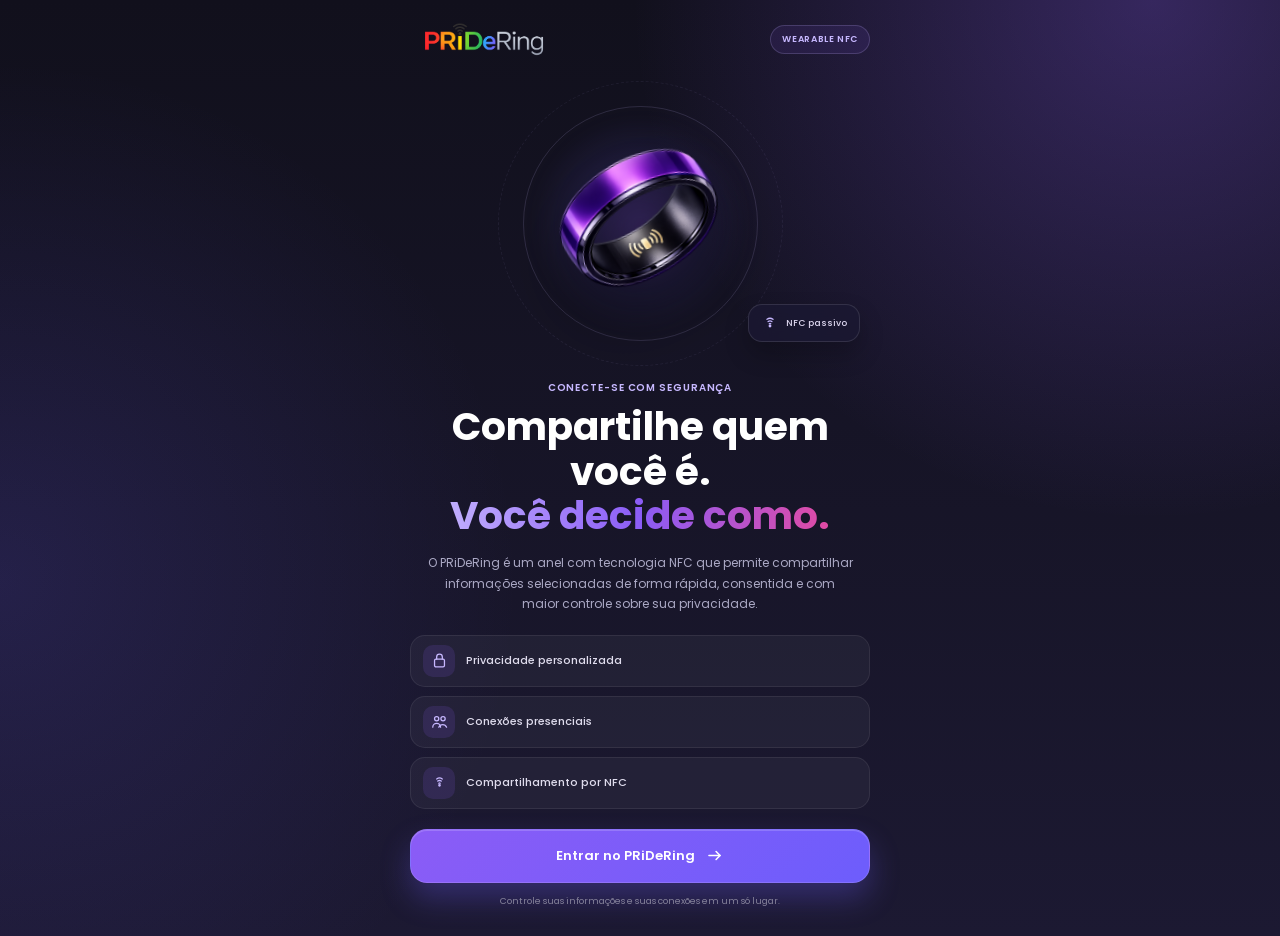
<file: index.html>
<!DOCTYPE html>
<html lang="pt-BR">

<head>
    <meta charset="UTF-8">

    <meta name="viewport" content="width=device-width, initial-scale=1, viewport-fit=cover">

    <meta name="theme-color" content="#11101c">

    <meta name="description" content="PRiDeRing: um wearable NFC para conexões presenciais seguras, consentidas e com controle de privacidade.">

    <title>PRiDeRing</title>

    <link rel="preconnect" href="https://fonts.googleapis.com">

    <link rel="preconnect" href="https://fonts.gstatic.com" crossorigin>

    <link href="https://fonts.googleapis.com/css2?family=Poppins:wght@300;400;500;600;700&display=swap" rel="stylesheet">

    <link rel="stylesheet" href="css/global.css">
    <link rel="stylesheet" href="css/index.css">
    <link rel="stylesheet" href="css/responsive.css">
</head>

<body class="page-index">

    <main class="landing-container">

        <header class="landing-header">

            <img src="assets/logo.png" alt="PRiDeRing" class="landing-logo">

            <span class="landing-badge">
                Wearable NFC
            </span>

        </header>

        <section class="hero" aria-labelledby="heroTitle">

            <div class="hero-product">

                <div class="product-glow" aria-hidden="true"></div>

                <div class="product-orbit orbit-one"></div>
                <div class="product-orbit orbit-two"></div>

                <img src="assets/ring.png" alt="Anel inteligente PRiDeRing com tecnologia NFC" class="smart-ring-image">

                <div class="nfc-indicator">

                    <svg viewBox="0 0 24 24" aria-hidden="true">
                        <path d="M8 7a7 7 0 0 1 8 0"></path>
                        <path d="M9.5 10a4.5 4.5 0 0 1 5 0"></path>
                        <path d="M11 13a2 2 0 0 1 2 0"></path>
                        <circle cx="12" cy="16" r="1"></circle>
                    </svg>

                    <span>NFC passivo</span>

                </div>

            </div>

            <div class="hero-content">

                <span class="hero-eyebrow">
                    Conecte-se com segurança
                </span>

                <h1 id="heroTitle">
                    Compartilhe quem você é.
                    <span>Você decide como.</span>
                </h1>

                <p class="hero-description">
                    O PRiDeRing é um anel com tecnologia NFC que permite compartilhar informações selecionadas de forma rápida, consentida e com maior controle sobre sua privacidade.
                </p>

                <div class="hero-features">

                    <div class="feature">

                        <span class="feature-icon">

                            <svg
                                viewBox="0 0 24 24"
                                aria-hidden="true"
                            >
                                <rect
                                    x="5"
                                    y="10"
                                    width="14"
                                    height="11"
                                    rx="2"
                                ></rect>

                                <path d="M8 10V7a4 4 0 0 1 8 0v3"></path>
                            </svg>

                        </span>

                        <span>
                            Privacidade personalizada
                        </span>

                    </div>

                    <div class="feature">

                        <span class="feature-icon">

                            <svg
                                viewBox="0 0 24 24"
                                aria-hidden="true"
                            >
                                <circle cx="8" cy="8" r="3"></circle>
                                <circle cx="17" cy="8" r="3"></circle>

                                <path
                                    d="M2.5 20a5.5 5.5 0 0 1 11 0"
                                ></path>

                                <path
                                    d="M11 20a6 6 0 0 1 11 0"
                                ></path>
                            </svg>

                        </span>

                        <span>
                            Conexões presenciais
                        </span>

                    </div>

                    <div class="feature">

                        <span class="feature-icon">

                            <svg
                                viewBox="0 0 24 24"
                                aria-hidden="true"
                            >
                                <path d="M8 7a7 7 0 0 1 8 0"></path>
                                <path d="M9.5 10a4.5 4.5 0 0 1 5 0"></path>
                                <path d="M11 13a2 2 0 0 1 2 0"></path>
                                <circle cx="12" cy="16" r="1"></circle>
                            </svg>

                        </span>

                        <span>
                            Compartilhamento por NFC
                        </span>

                    </div>

                </div>

                <a href="login.html" class="primary-button">
                    <span>Entrar no PRiDeRing</span>

                    <svg viewBox="0 0 24 24" aria-hidden="true">
                        <path d="M5 12h14"></path>
                        <path d="m14 7 5 5-5 5"></path>
                    </svg>
                </a>

                <p class="access-message">
                    Controle suas informações e suas conexões em um só lugar.
                </p>

            </div>

        </section>

    </main>

</body>

</html>
</file>
<file: css/global.css>
/* PRiDeRing MVP - estilos globais */

:root {
    --color-bg: #141321;
    --color-bg-secondary: #25214d;
    --color-surface: rgba(255, 255, 255, .08);
    --color-surface-strong: rgba(255, 255, 255, .12);
    --color-border: rgba(255, 255, 255, .10);
    --color-text: #ffffff;
    --color-muted: #c8c6df;
    --color-primary: #8b5cf6;
    --color-primary-dark: #6d5dfc;
    --color-secondary: #ec4899;
    --color-success: #22c55e;
    --color-warning: #f59e0b;
    --color-danger: #ef4444;
    --radius-sm: 12px;
    --radius-md: 18px;
    --radius-lg: 24px;
    --shadow-card: 0 20px 50px rgba(0, 0, 0, .22);
    --transition: .25s ease;
}

*,
*::before,
*::after {
    margin: 0;
    padding: 0;
    box-sizing: border-box;
}

html {
    scroll-behavior: smooth;
    -webkit-tap-highlight-color: transparent;
}

body {
    min-height: 100vh;
    min-height: 100dvh;
    font-family: "Poppins", sans-serif;
    color: var(--color-text);
}

button,
input,
textarea,
select {
    font: inherit;
}

button {
    cursor: pointer;
}

img {
    display: block;
    max-width: 100%;
}

a {
    color: inherit;
}

.hidden {
    display: none!important;
}

.logo {
    width: 220px;
    height: auto;
    display: block;
    margin: 0 auto 30px;
}


/* Barra de navegação inferior global */

.bottom-navigation {
    position: fixed;
    right: 0;
    bottom: 0;
    left: 0;
    z-index: 50;
    display: flex;
    justify-content: space-around;
    align-items: flex-end;
    min-height: calc(74px + env(safe-area-inset-bottom));
    padding: 8px 8px calc(8px + env(safe-area-inset-bottom));
    border-top: 1px solid rgba(255, 255, 255, .08);
    background: rgba(17, 16, 28, .94);
    box-shadow: 0 -12px 32px rgba(0, 0, 0, .25);
    backdrop-filter: blur(20px);
    -webkit-backdrop-filter: blur(20px);
}

.nav-item {
    position: relative;
    min-width: 56px;
    min-height: 52px;
    display: flex;
    flex-direction: column;
    align-items: center;
    justify-content: center;
    gap: 4px;
    border-radius: 14px;
    color: #8f8ca8;
    text-decoration: none;
    transition: color .2s ease, background .2s ease;
}

.nav-item svg {
    width: 21px;
    height: 21px;
    fill: none;
    stroke: currentColor;
    stroke-width: 1.8;
    stroke-linecap: round;
    stroke-linejoin: round;
}

.nav-item span {
    font-size: 9px;
    font-weight: 500;
}

.nav-item.active {
    color: #bba8ff;
}

.nav-item.active::after {
    content: "";
    position: absolute;
    bottom: -1px;
    width: 19px;
    height: 3px;
    border-radius: 999px;
    background: var(--color-primary, #8b5cf6);
}

.nav-main-action {
    transform: translateY(-15px);
}

.nav-main-icon {
    width: 50px;
    height: 50px;
    display: grid;
    place-items: center;
    border-radius: 18px;
    background: linear-gradient( 135deg, var(--color-primary, #8b5cf6), var(--color-primary-dark, #6d5dfc));
    box-shadow: 0 10px 25px rgba(109, 93, 252, .38);
    color: #ffffff;
}

.nav-main-action span:last-child {
    color: #bba8ff;
}

@media(max-width:380px) {
    .nav-item {
        min-width: 50px;
    }
}


/* =========================================================
   BARRA DE NAVEGAÇÃO INFERIOR
========================================================= */

.bottom-navigation {
    position: fixed;
    right: 0;
    bottom: 0;
    left: 0;
    z-index: 100;
    display: flex;
    align-items: flex-end;
    justify-content: space-around;
    min-height: calc(74px + env(safe-area-inset-bottom));
    padding: 8px 8px calc(8px + env(safe-area-inset-bottom));
    border-top: 1px solid rgba(255, 255, 255, .08);
    background: rgba(17, 16, 28, .94);
    box-shadow: 0 -12px 32px rgba(0, 0, 0, .25);
    backdrop-filter: blur(20px);
    -webkit-backdrop-filter: blur(20px);
}

.nav-item {
    position: relative;
    min-width: 56px;
    min-height: 52px;
    display: flex;
    flex-direction: column;
    align-items: center;
    justify-content: center;
    gap: 4px;
    border-radius: 14px;
    color: #8f8ca8;
    text-decoration: none;
    transition: color .2s ease, background .2s ease, transform .2s ease;
}

.nav-item:active {
    transform: scale(.94);
}

.nav-item svg {
    width: 21px;
    height: 21px;
    fill: none;
    stroke: currentColor;
    stroke-width: 1.8;
    stroke-linecap: round;
    stroke-linejoin: round;
}

.nav-item>span:last-child {
    font-size: 9px;
    font-weight: 500;
}

.nav-item.active {
    color: #bba8ff;
}

.nav-item.active::after {
    content: "";
    position: absolute;
    bottom: -1px;
    width: 19px;
    height: 3px;
    border-radius: 999px;
    background: #8b5cf6;
}

.nav-main-action {
    transform: translateY(-15px);
}

.nav-main-action:active {
    transform: translateY(-15px) scale(.94);
}

.nav-main-icon {
    width: 50px;
    height: 50px;
    display: grid;
    place-items: center;
    border-radius: 18px;
    background: linear-gradient( 135deg, #8b5cf6, #6d5dfc);
    box-shadow: 0 10px 25px rgba(109, 93, 252, .38);
    color: #ffffff;
}

.nav-main-icon svg {
    width: 23px;
    height: 23px;
}

.nav-main-action>span:last-child {
    color: #bba8ff;
}


/* Evita que o conteúdo fique escondido atrás da barra */

.page-with-bottom-navigation {
    padding-bottom: calc(98px + env(safe-area-inset-bottom));
}


/* Telas muito pequenas */

@media(max-width:380px) {
    .bottom-navigation {
        padding-right: 4px;
        padding-left: 4px;
    }
    .nav-item {
        min-width: 48px;
    }
    .nav-item svg {
        width: 20px;
        height: 20px;
    }
    .nav-item>span:last-child {
        font-size: 8px;
    }
    .nav-main-icon {
        width: 47px;
        height: 47px;
    }
}


/* Redução de movimento */

@media(prefers-reduced-motion:reduce) {
    .nav-item {
        transition: none;
    }
}
</file>
<file: css/index.css>
:root {
    --index-bg: #11101c;
    --index-bg-secondary: #1c1932;
    --index-surface: rgba(255, 255, 255, .075);
    --index-border: rgba(255, 255, 255, .11);
    --index-text: #ffffff;
    --index-muted: #aaa8c4;
    --index-primary: #8b5cf6;
    --index-primary-dark: #6d5dfc;
    --index-primary-light: #c7b8ff;
    --index-gradient: linear-gradient( 135deg, #8b5cf6, #6d5dfc);
}

.page-index {
    min-height: 100vh;
    min-height: 100dvh;
    overflow-x: hidden;
    background: radial-gradient( circle at 90% 0%, rgba(139, 92, 246, .3), transparent 35%), radial-gradient( circle at 0% 62%, rgba(109, 93, 252, .15), transparent 37%), linear-gradient( 180deg, var(--index-bg), var(--index-bg-secondary));
    color: var(--index-text);
}

.landing-container {
    width: min(100%, 500px);
    min-height: 100vh;
    min-height: 100dvh;
    display: flex;
    flex-direction: column;
    margin: 0 auto;
    padding: calc(22px + env(safe-area-inset-top)) 20px calc(28px + env(safe-area-inset-bottom));
}

.landing-header {
    display: flex;
    align-items: center;
    justify-content: space-between;
    gap: 16px;
}

.landing-logo {
    display: block;
    width: 145px;
    max-height: 48px;
    object-fit: contain;
    object-position: left center;
}

.landing-badge {
    display: inline-flex;
    align-items: center;
    padding: 7px 11px;
    border: 1px solid rgba(199, 184, 255, .2);
    border-radius: 999px;
    background: rgba(139, 92, 246, .1);
    color: var(--index-primary-light);
    font-size: 9px;
    font-weight: 600;
    letter-spacing: .07em;
    text-transform: uppercase;
}

.hero {
    flex: 1;
    display: flex;
    flex-direction: column;
    justify-content: center;
    padding-top: 24px;
}

.hero-product {
    position: relative;
    width: 100%;
    min-height: 285px;
    display: grid;
    place-items: center;
    margin-bottom: 14px;
}

.product-glow {
    position: absolute;
    width: 210px;
    height: 210px;
    border-radius: 50%;
    background: radial-gradient( circle, rgba(139, 92, 246, .38), rgba(109, 93, 252, .11) 45%, transparent 72%);
    filter: blur(8px);
}

.product-orbit {
    position: absolute;
    border: 1px solid rgba(199, 184, 255, .15);
    border-radius: 50%;
    pointer-events: none;
}

.orbit-one {
    width: 235px;
    height: 235px;
}

.orbit-two {
    width: 285px;
    height: 285px;
    border-style: dashed;
    opacity: .5;
    transform: rotate(-18deg);
}

.smart-ring-image {
    position: relative;
    z-index: 2;
    width: min(77%, 270px);
    height: 230px;
    object-fit: contain;
    filter: drop-shadow(0 28px 30px rgba(0, 0, 0, .42));
    transform: rotate(-10deg);
}

.nfc-indicator {
    position: absolute;
    right: 10px;
    bottom: 24px;
    z-index: 3;
    display: flex;
    align-items: center;
    gap: 7px;
    padding: 9px 12px;
    border: 1px solid var(--index-border);
    border-radius: 14px;
    background: rgba(27, 24, 50, .8);
    box-shadow: 0 12px 25px rgba(0, 0, 0, .22);
    backdrop-filter: blur(14px);
    -webkit-backdrop-filter: blur(14px);
    color: var(--index-primary-light);
}

.nfc-indicator svg {
    width: 18px;
    height: 18px;
    fill: none;
    stroke: currentColor;
    stroke-width: 1.8;
    stroke-linecap: round;
    stroke-linejoin: round;
}

.nfc-indicator span {
    color: #ddd7ef;
    font-size: 9px;
    font-weight: 500;
}

.hero-content {
    text-align: center;
}

.hero-eyebrow {
    display: block;
    margin-bottom: 9px;
    color: var(--index-primary-light);
    font-size: 10px;
    font-weight: 600;
    letter-spacing: .09em;
    text-transform: uppercase;
}

.hero-content h1 {
    max-width: 430px;
    margin: 0 auto;
    color: var(--index-text);
    font-size: clamp(29px, 8vw, 39px);
    font-weight: 700;
    line-height: 1.14;
}

.hero-content h1 span {
    display: block;
    background: linear-gradient( 90deg, #c7b8ff, #8b5cf6, #ec4899);
    background-clip: text;
    -webkit-background-clip: text;
    color: transparent;
    -webkit-text-fill-color: transparent;
}

.hero-description {
    max-width: 425px;
    margin: 15px auto 20px;
    color: var(--index-muted);
    font-size: 12px;
    line-height: 1.7;
}

.hero-features {
    display: grid;
    gap: 9px;
    margin-bottom: 20px;
    text-align: left;
}

.feature {
    display: flex;
    align-items: center;
    gap: 11px;
    min-height: 48px;
    padding: 9px 12px;
    border: 1px solid rgba(255, 255, 255, .075);
    border-radius: 15px;
    background: rgba(255, 255, 255, .045);
}

.feature-icon {
    flex: 0 0 auto;
    width: 32px;
    height: 32px;
    display: grid;
    place-items: center;
    border-radius: 10px;
    background: rgba(139, 92, 246, .14);
    color: var(--index-primary-light);
}

.feature-icon svg {
    width: 17px;
    height: 17px;
    fill: none;
    stroke: currentColor;
    stroke-width: 1.8;
    stroke-linecap: round;
    stroke-linejoin: round;
}

.feature>span:last-child {
    color: #dfdced;
    font-size: 11px;
    font-weight: 500;
}

.primary-button {
    width: 100%;
    min-height: 54px;
    display: flex;
    align-items: center;
    justify-content: center;
    gap: 10px;
    padding: 14px 18px;
    border: 1px solid rgba(255, 255, 255, .13);
    border-radius: 17px;
    background: var(--index-gradient);
    box-shadow: 0 15px 30px rgba(109, 93, 252, .3), inset 0 1px 0 rgba(255, 255, 255, .17);
    color: #ffffff;
    font-size: 13px;
    font-weight: 600;
    text-decoration: none;
    transition: transform .2s ease, box-shadow .2s ease;
}

.primary-button:active {
    transform: scale(.98);
    box-shadow: 0 9px 20px rgba(109, 93, 252, .24);
}

.primary-button svg {
    width: 19px;
    height: 19px;
    fill: none;
    stroke: currentColor;
    stroke-width: 2;
    stroke-linecap: round;
    stroke-linejoin: round;
}

.access-message {
    margin-top: 12px;
    color: #85829a;
    font-size: 9px;
    line-height: 1.5;
}

@media(max-height:720px) {
    .hero {
        justify-content: flex-start;
    }
    .hero-product {
        min-height: 235px;
    }
    .smart-ring-image {
        height: 190px;
    }
    .orbit-one {
        width: 195px;
        height: 195px;
    }
    .orbit-two {
        width: 235px;
        height: 235px;
    }
    .product-glow {
        width: 175px;
        height: 175px;
    }
}

@media(max-width:360px) {
    .landing-container {
        padding-right: 15px;
        padding-left: 15px;
    }
    .landing-logo {
        width: 132px;
    }
    .landing-badge {
        padding: 6px 9px;
        font-size: 8px;
    }
    .hero-product {
        min-height: 250px;
    }
    .smart-ring-image {
        width: 72%;
        height: 200px;
    }
    .nfc-indicator {
        right: 0;
    }
    .hero-content h1 {
        font-size: 27px;
    }
}

@media(prefers-reduced-motion:reduce) {
    .primary-button {
        transition: none;
    }
}
</file>
<file: css/responsive.css>
/* PRiDeRing MVP - ajustes responsivos compartilhados */
@media(max-width:480px){
body{
overflow-x:hidden;
}
button,
input,
textarea,
select{
font-size:16px;
}
}
@media(max-width:360px){
body{
font-size:14px;
}
}
@media(prefers-reduced-motion:reduce){
*,
*::before,
*::after{
scroll-behavior:auto!important;
animation-duration:.01ms!important;
animation-iteration-count:1!important;
transition-duration:.01ms!important;
}
}
</file>
